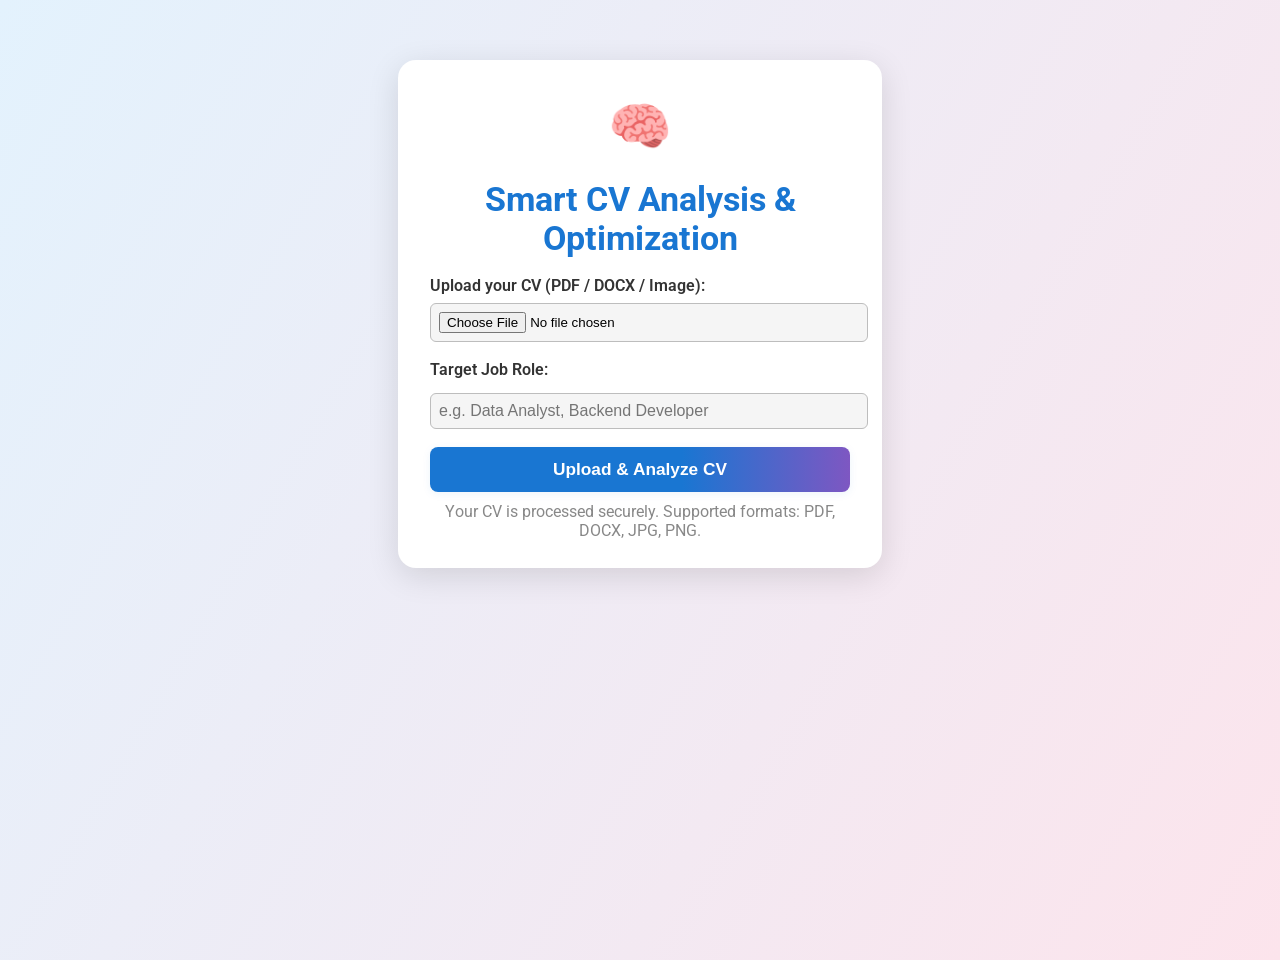
<file: app/templates/index.html>
<!DOCTYPE html>
<html>
<head>
    <meta charset="utf-8">
    <title>AI-Powered Smart CV Analyzer</title>
    <link href="https://fonts.googleapis.com/css?family=Roboto:400,700&display=swap" rel="stylesheet">
    <style>
        body {
            background: linear-gradient(120deg, #e3f2fd 0%, #fce4ec 100%);
            font-family: 'Roboto', Arial, sans-serif;
            min-height: 100vh;
            margin: 0;
        }
        .center-card {
            max-width: 420px;
            margin: 60px auto 0 auto;
            background: #fff;
            border-radius: 18px;
            box-shadow: 0 8px 32px rgba(0,0,0,0.12);
            padding: 36px 32px 28px 32px;
            text-align: center;
        }
        .center-card h1 {
            font-size: 2.1rem;
            font-weight: 700;
            color: #1976d2;
            margin-bottom: 18px;
        }
        .center-card .icon {
            font-size: 3.2rem;
            margin-bottom: 10px;
        }
        .upload-label {
            font-weight: 600;
            color: #333;
            margin-bottom: 8px;
            display: block;
        }
        .form-group {
            margin-bottom: 18px;
            text-align: left;
        }
        input[type="file"] {
            padding: 8px;
            border-radius: 6px;
            border: 1px solid #bdbdbd;
            width: 100%;
            background: #f5f5f5;
        }
        input[type="text"] {
            width: 100%;
            padding: 8px;
            border-radius: 6px;
            border: 1px solid #bdbdbd;
            font-size: 1rem;
            margin-top: 6px;
            background: #f5f5f5;
        }
        button[type="submit"] {
            background: linear-gradient(90deg, #1976d2 60%, #7e57c2 100%);
            color: #fff;
            font-weight: 700;
            border: none;
            border-radius: 8px;
            padding: 12px 0;
            width: 100%;
            font-size: 1.08rem;
            cursor: pointer;
            box-shadow: 0 2px 8px rgba(25, 118, 210, 0.08);
            transition: background 0.2s;
        }
        button[type="submit"]:hover {
            background: linear-gradient(90deg, #1565c0 60%, #6d4ea7 100%);
        }
        .note {
            font-size: 0.98rem;
            color: #888;
            margin-top: 10px;
        }
    </style>
</head>
<body>
    <div class="center-card">
        <div class="icon">🧠</div>
        <h1>Smart CV Analysis & Optimization</h1>
        <form method="POST" enctype="multipart/form-data">
            <div class="form-group">
                <label class="upload-label">Upload your CV (PDF / DOCX / Image):</label>
                <input type="file" name="cv_file" accept=".pdf,.docx,.jpg,.jpeg,.png" required>
            </div>
            <div class="form-group">
                <label for="target_role" class="upload-label">Target Job Role:</label>
                <input type="text" name="target_role" id="target_role" placeholder="e.g. Data Analyst, Backend Developer">
            </div>
            <button type="submit">Upload & Analyze CV</button>
        </form>
        <div class="note">Your CV is processed securely. Supported formats: PDF, DOCX, JPG, PNG.</div>
    </div>
</body>
</html>
</file>
